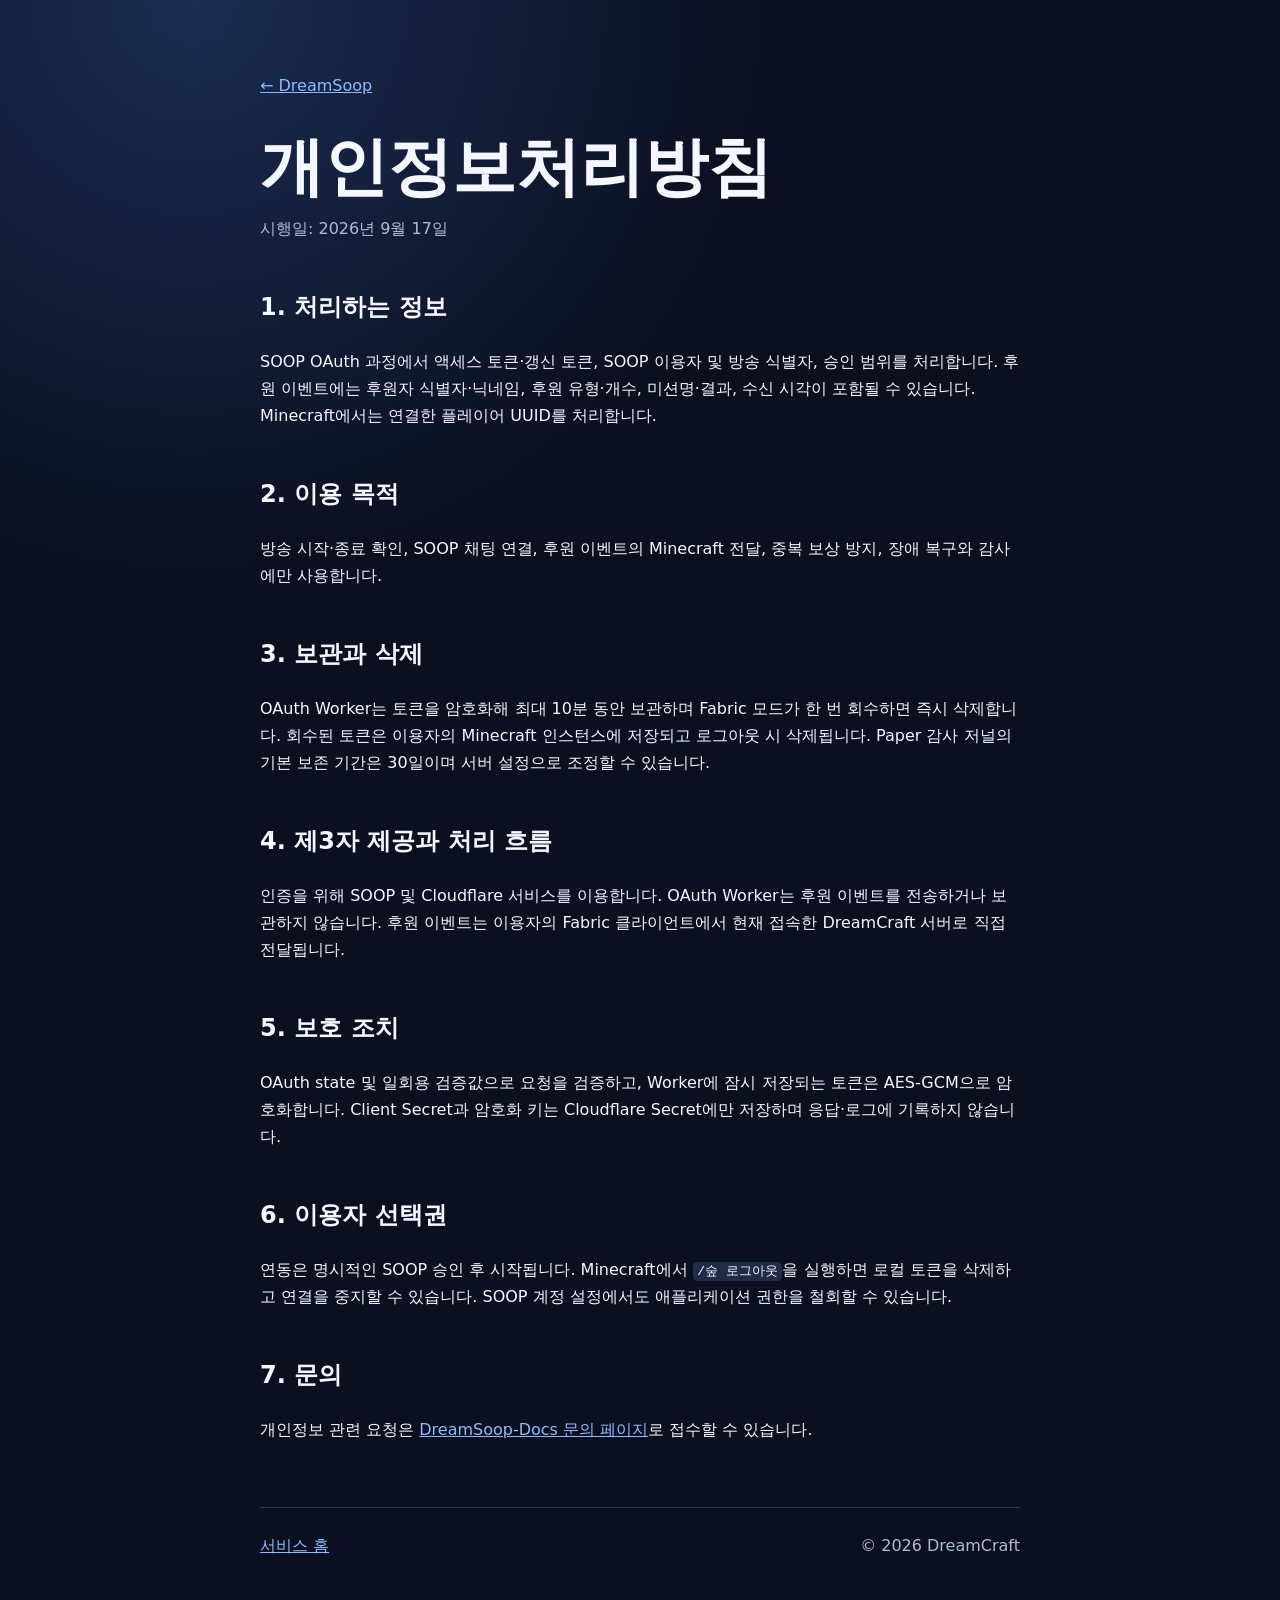
<file: privacy.html>
<!doctype html>
<html lang="ko">
<head>
  <meta charset="utf-8">
  <meta name="viewport" content="width=device-width,initial-scale=1">
  <meta name="description" content="DreamSoop 개인정보처리방침">
  <title>개인정보처리방침 | DreamSoop</title>
  <link rel="icon" href="https://dreamcraft.kr/apple-touch-icon.png">
  <link rel="stylesheet" href="style.css">
</head>
<body>
  <main class="document">
    <a class="back" href="index.html">← DreamSoop</a>
    <h1>개인정보처리방침</h1>
    <p class="muted">시행일: 2026년 9월 17일</p>

    <h2>1. 처리하는 정보</h2>
    <p>SOOP OAuth 과정에서 액세스 토큰·갱신 토큰, SOOP 이용자 및 방송 식별자, 승인 범위를 처리합니다. 후원 이벤트에는 후원자 식별자·닉네임, 후원 유형·개수, 미션명·결과, 수신 시각이 포함될 수 있습니다. Minecraft에서는 연결한 플레이어 UUID를 처리합니다.</p>

    <h2>2. 이용 목적</h2>
    <p>방송 시작·종료 확인, SOOP 채팅 연결, 후원 이벤트의 Minecraft 전달, 중복 보상 방지, 장애 복구와 감사에만 사용합니다.</p>

    <h2>3. 보관과 삭제</h2>
    <p>OAuth Worker는 토큰을 암호화해 최대 10분 동안 보관하며 Fabric 모드가 한 번 회수하면 즉시 삭제합니다. 회수된 토큰은 이용자의 Minecraft 인스턴스에 저장되고 로그아웃 시 삭제됩니다. Paper 감사 저널의 기본 보존 기간은 30일이며 서버 설정으로 조정할 수 있습니다.</p>

    <h2>4. 제3자 제공과 처리 흐름</h2>
    <p>인증을 위해 SOOP 및 Cloudflare 서비스를 이용합니다. OAuth Worker는 후원 이벤트를 전송하거나 보관하지 않습니다. 후원 이벤트는 이용자의 Fabric 클라이언트에서 현재 접속한 DreamCraft 서버로 직접 전달됩니다.</p>

    <h2>5. 보호 조치</h2>
    <p>OAuth state 및 일회용 검증값으로 요청을 검증하고, Worker에 잠시 저장되는 토큰은 AES-GCM으로 암호화합니다. Client Secret과 암호화 키는 Cloudflare Secret에만 저장하며 응답·로그에 기록하지 않습니다.</p>

    <h2>6. 이용자 선택권</h2>
    <p>연동은 명시적인 SOOP 승인 후 시작됩니다. Minecraft에서 <code>/숲 로그아웃</code>을 실행하면 로컬 토큰을 삭제하고 연결을 중지할 수 있습니다. SOOP 계정 설정에서도 애플리케이션 권한을 철회할 수 있습니다.</p>

    <h2>7. 문의</h2>
    <p>개인정보 관련 요청은 <a href="https://github.com/Dot0420/DreamSoop-Docs/issues">DreamSoop-Docs 문의 페이지</a>로 접수할 수 있습니다.</p>

    <footer><a href="index.html">서비스 홈</a><span>© 2026 DreamCraft</span></footer>
  </main>
</body>
</html>
</file>
<file: style.css>
:root {
  color-scheme: dark;
  --bg: #0b1020;
  --panel: #141c33;
  --line: #273654;
  --text: #f4f7ff;
  --muted: #aebbd2;
  --accent: #91b9ff;
}

* { box-sizing: border-box; }
body {
  margin: 0;
  background: radial-gradient(circle at 15% 0%, #1a2c52 0, var(--bg) 36rem);
  color: var(--text);
  font-family: Pretendard, "Noto Sans KR", system-ui, sans-serif;
  line-height: 1.7;
}
main { width: min(940px, calc(100% - 40px)); margin: 0 auto; padding: 72px 0 48px; }
.hero { display: flex; gap: 28px; align-items: center; padding: 48px; background: rgba(20, 28, 51, .84); border: 1px solid var(--line); border-radius: 28px; }
.hero img { border-radius: 24px; box-shadow: 0 16px 50px #0008; }
h1 { margin: 0; font-size: clamp(2.5rem, 8vw, 5rem); line-height: 1; }
h2 { margin-top: 2.8rem; }
h3 { margin-top: 0; }
.eyebrow { margin: 0 0 10px; color: var(--accent); font-weight: 800; letter-spacing: .12em; text-transform: uppercase; }
.lead { color: var(--muted); font-size: 1.2rem; margin-bottom: 0; }
.cards { display: grid; grid-template-columns: repeat(3, 1fr); gap: 16px; }
.cards article, .notice { padding: 22px; background: var(--panel); border: 1px solid var(--line); border-radius: 18px; }
.cards p { color: var(--muted); margin-bottom: 0; }
.document { max-width: 760px; }
.document h1 { margin-top: 36px; font-size: clamp(2.2rem, 7vw, 4rem); }
.muted { color: var(--muted); }
a { color: var(--accent); }
code { padding: .15em .35em; border-radius: .35em; background: #202b47; }
footer { display: flex; flex-wrap: wrap; gap: 20px; margin-top: 64px; padding-top: 24px; border-top: 1px solid var(--line); color: var(--muted); }
footer span { margin-left: auto; }
@media (max-width: 700px) {
  main { padding-top: 24px; }
  .hero { align-items: flex-start; flex-direction: column; padding: 28px; }
  .cards { grid-template-columns: 1fr; }
  footer span { width: 100%; margin-left: 0; }
}
</file>
